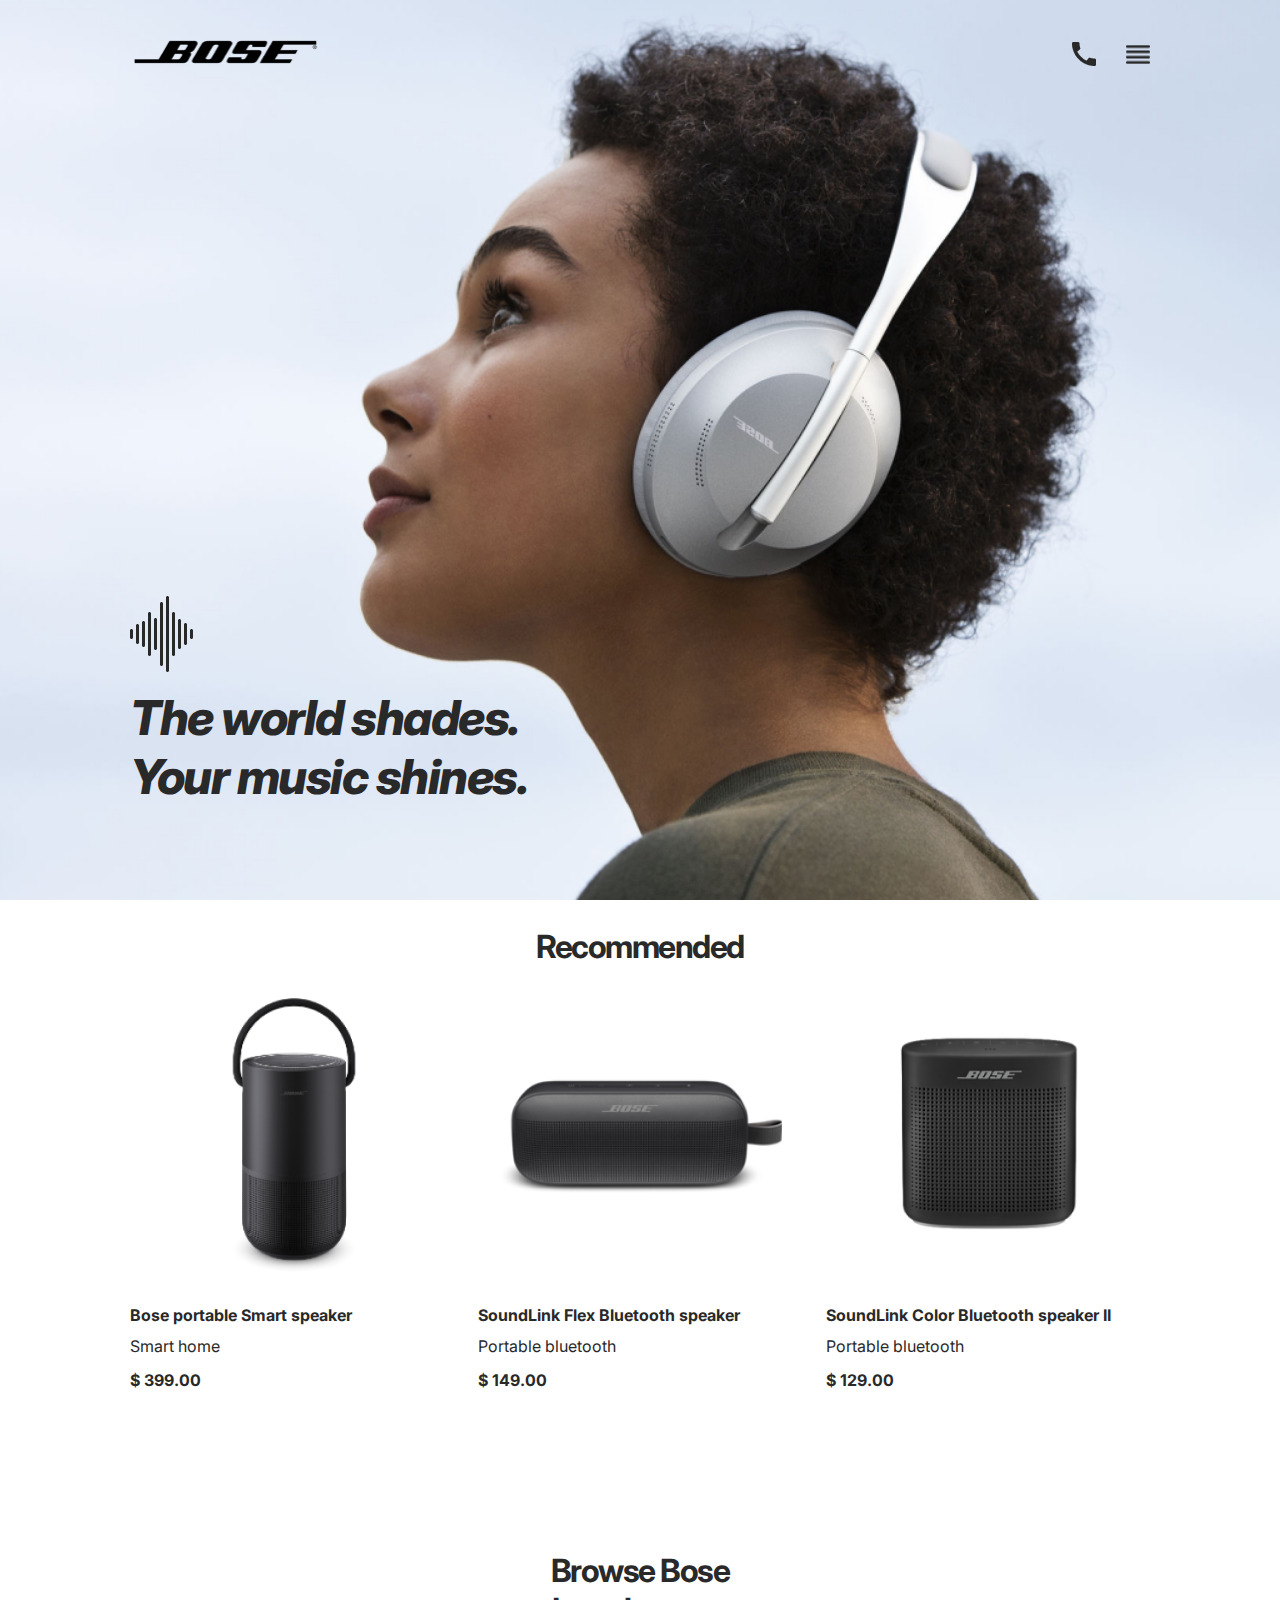
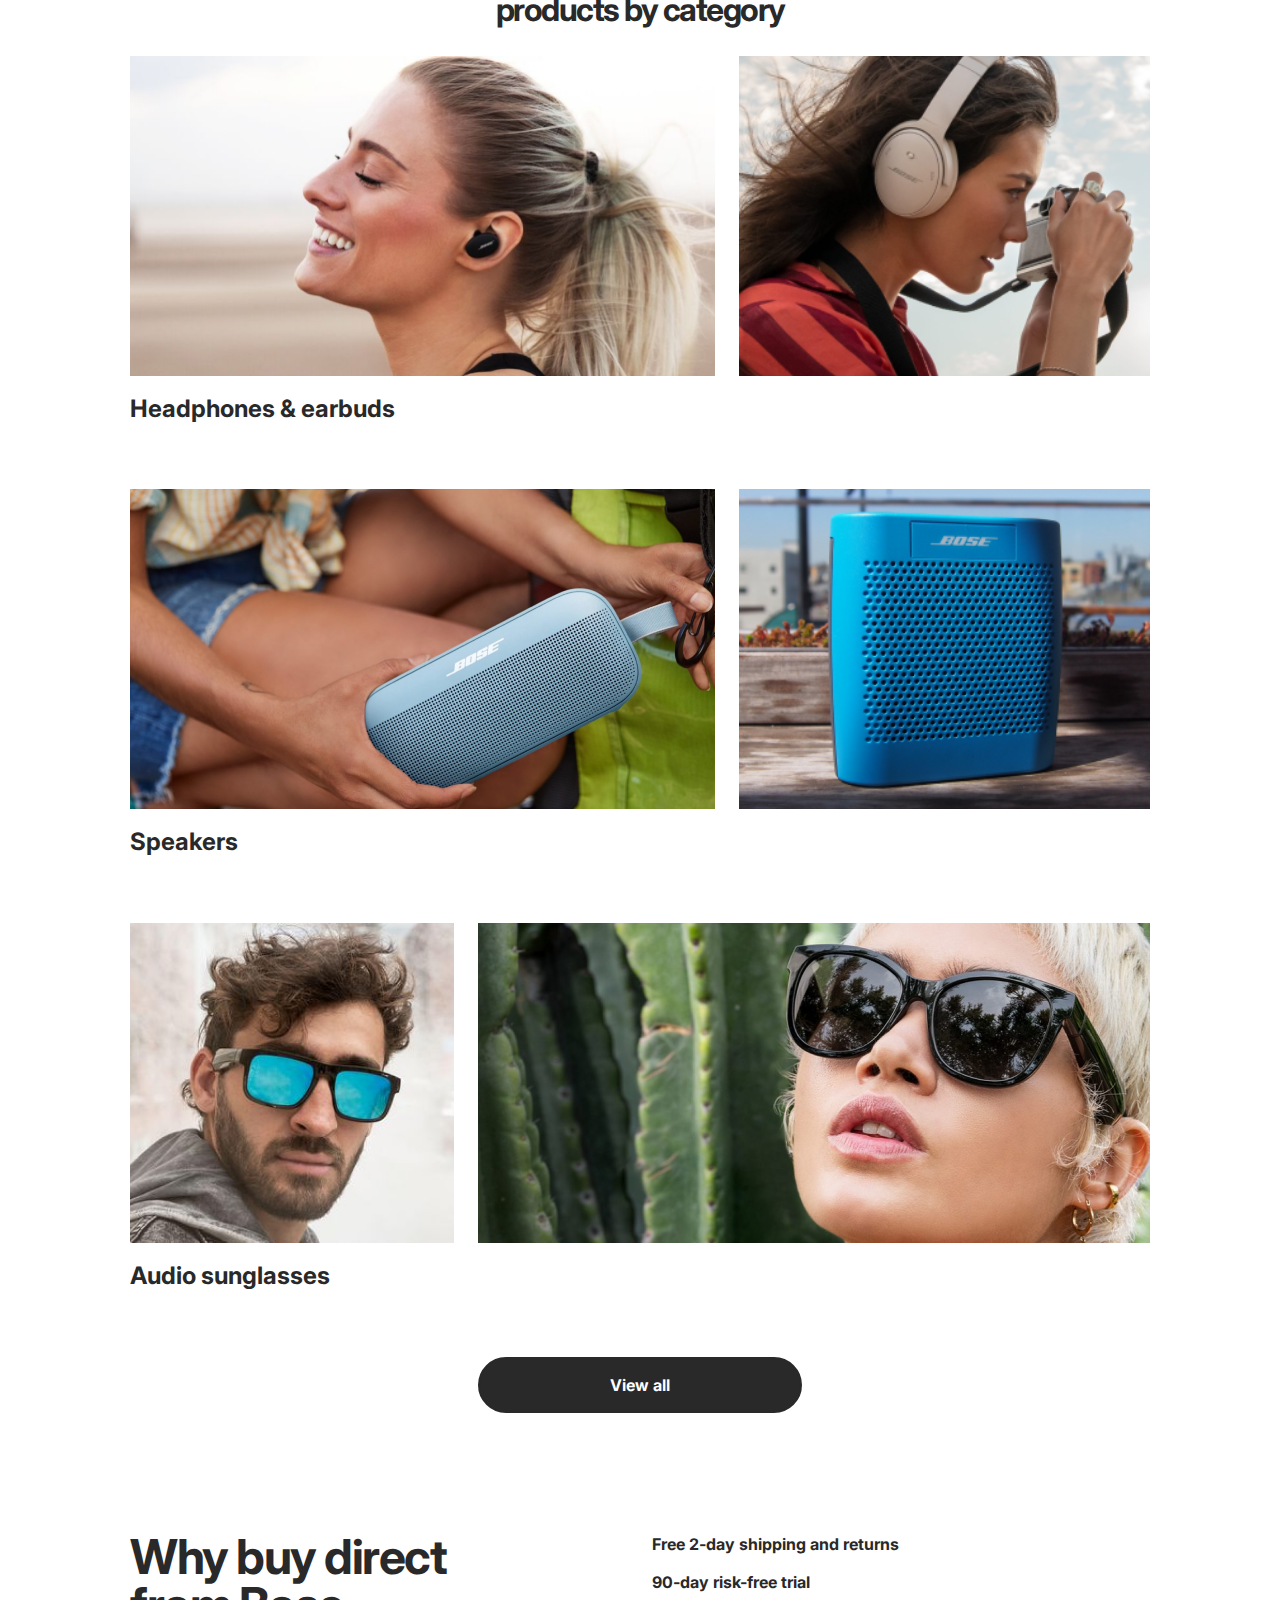
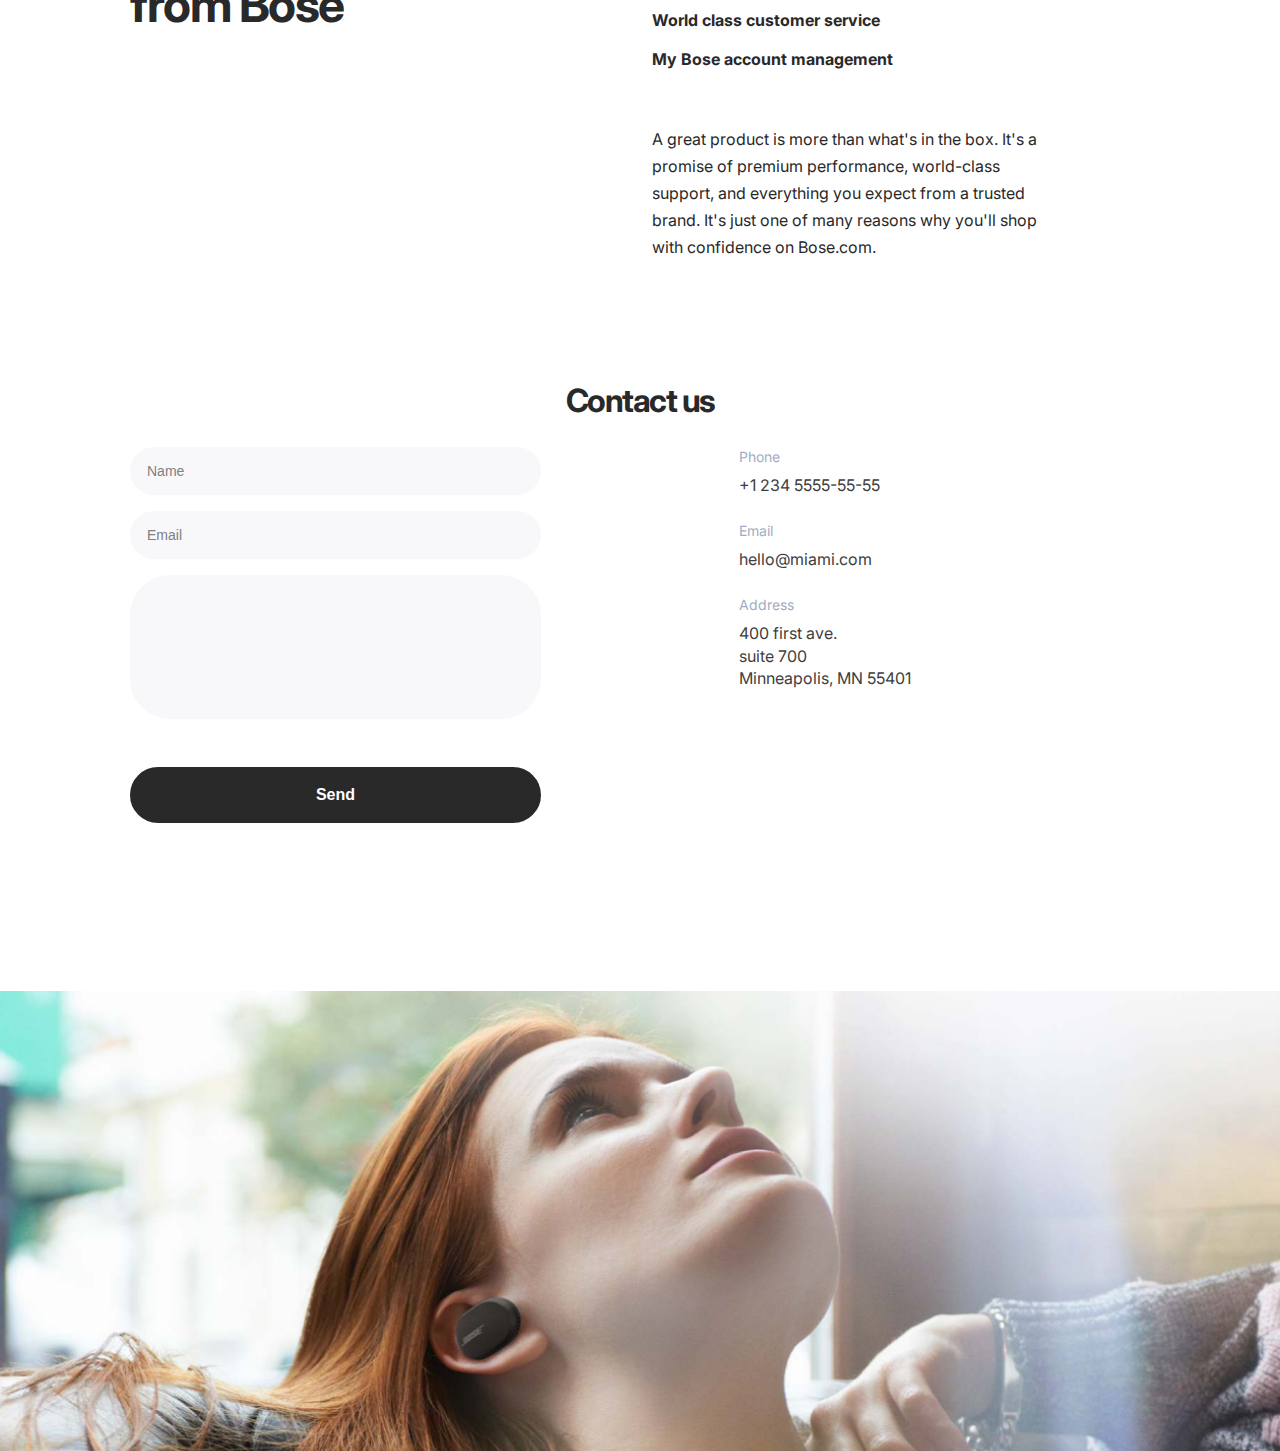
<file: index.html>
<!DOCTYPE html><html lang="en" class="page"><head><meta charset="UTF-8"><meta name="viewport" content="width=device-width, initial-scale=1.0"><title>BOSE</title><link rel="icon" type="favicon" href="image 4.ac907e1e.svg"><link rel="preconnect" href="https://fonts.googleapis.com"><link rel="preconnect" href="https://fonts.gstatic.com"><link href="https://fonts.googleapis.com/css2?family=Cinzel:wght@400;500;700&family=Inter:wght@400;700;800&family=Roboto:wght@400;500;700&family=Splash&display=swap" rel="stylesheet"><link rel="stylesheet" href="main.950179b2.css"><script src="main.c2cfaa78.js" defer></script></head><body class="page__body"> <header class="header"> <div class="container"> <div class="header__content"> <div class="top-actions"> <a href="#" class="header__logo"> <img src="logo.e4c98ed2.png" alt="Bose logo" class="header__logo__image"> </a> <div class="header__nav__utils"> <a href="tel:+1 234 555-55-55" class="header__call"></a> <a href="#menu" class="header__menu-open"></a> </div> </div> <div class="header__bottom"> <div class="header__thing"></div> <h1 class="header__title"> The world shades. <br>Your music shines. </h1> </div> </div> </div> </header> <nav class="page__menu menu" id="menu"> <div class="container"> <div class="menu__content"> <div class="menu__top"> <a href="#" class="header__logo"> <img src="logo.e4c98ed2.png" alt="Bose logo" class="header__logo-image"> </a> <div class="header__nav-utils"> <a href="#" class="header__menu-close"></a> </div> </div> <ul class="menu__list"> <li class="menu__item"> <a href="#" class="menu__link">home</a> </li> <li class="menu__item"> <a href="#about-us" class="menu__link">about us</a> </li> <li class="menu__item"> <a href="#now-on-view" class="menu__link">Now on view</a> </li> <li class="menu__item"> <a href="#testimonials" class="menu__link">testimonials</a> </li> <li class="menu__item"> <a href="#contacts" class="menu__link">contacts</a> </li> </ul> <a href="tel:+1 234 5555-55-55" class="menu__call menu__call--phone"> +1 234 5555-55-55 </a> <a href="tel:+1 234 5555-55-55" class="menu__call menu__call--action"> call to order </a> </div> </div> </nav> <main> <section class="page__section recommended" id="now-on-view"> <div class="container"> <h2 class="page__section-title"> Recommended </h2> <div class="grid grid--desktop"> <div class="recommends__item grid__item grid__item--1-3"> <div class="recommend"> <div class="recommend__photo-container"> <img src="rec1.12f06f27.png" alt="Bose portable Smart speaker" class="recommend__photo"> </div> <h3 class="recommend__name"> Bose portable Smart speaker </h3> <div class="recommend__description"> Smart home </div> <div class="recommend__price">$ 399.00</div> </div> </div> <div class="recommends__item grid__item grid__item--5-8"> <div class="recommend"> <div class="recommend__photo-container"> <img src="rec2.afd4e34f.png" alt="SoundLink Flex Bluetooth speaker" class="recommend__photo"> </div> <h3 class="recommend__name"> SoundLink Flex Bluetooth speaker </h3> <div class="recommend__description"> Portable bluetooth </div> <div class="recommend__price">$ 149.00</div> </div> </div> <div class="recommends__item grid__item grid__item--9-11"> <div class="recommend"> <div class="recommend__photo-container"> <img src="rec3.6c7edb25.png" alt="SoundLink Color Bluetooth speaker II" class="recommend__photo"> </div> <h3 class="recommend__name"> SoundLink Color Bluetooth speaker II </h3> <div class="recommend__description"> Portable bluetooth </div> <div class="recommend__price">$ 129.00</div> </div> </div> </div> </div> </section> <section class="page__section testimonials" id="testimonials"> <div class="container"> <h2 class="page__section-title"> Browse Bose <br> products by category </h2> <div class="testimonials__place place"> <div class="place__photos"> <div class="grid"> <div class="grid__item grid__item--desktop-1-7"> <div class="place__photo-container"> <img class="place__photo" src="img1.dd8ca20e.png" alt="Place-1"> </div> </div> <div class="grid__item grid__item--desktop-8-12"> <div class="place__photo-container"> <img class="place__photo" src="img2.9d87028f.png" alt="Place-1"> </div> </div> </div> </div> <div class="place__description"> <a href="Headphones&earbuds" class="place__link"> Headphones & earbuds </a> </div> </div> <div class="testimonials__place place"> <div class="place__photos"> <div class="grid"> <div class="grid__item grid__item--desktop-1-7"> <div class="place__photo-container"> <img class="place__photo" src="img3.60a75e30.png" alt="Place-1"> </div> </div> <div class="grid__item grid__item--desktop-8-12"> <div class="place__photo-container"> <img class="place__photo" src="img4.3da8c144.png" alt="Place-1"> </div> </div> </div> </div> <div class="place__description"> <a href="Headphones&earbuds" class="place__link"> Speakers </a> </div> </div> <div class="testimonials__place place"> <div class="place__photos"> <div class="grid"> <div class="grid__item grid__item--desktop-1-4"> <div class="place__photo-container"> <img class="place__photo" src="img5.58723a14.png" alt="Place-1"> </div> </div> <div class="grid__item grid__item--desktop-5-12"> <div class="place__photo-container"> <img class="place__photo" src="img6.373f94f9.png" alt="Place-1"> </div> </div> </div> </div> <div class="place__description"> <a href="Headphones&earbuds" class="place__link"> Audio sunglasses </a> </div> </div> <div class="grid grid--desktop"> <div class="grid__item grid__item--5-8"> <a href="#" class="button"> View all </a> </div> </div> </div> </section> <section class="page__section about" id="about-us"> <div class="container"> <div class="grid grid--desktop"> <div class="grid__item grid__item--1-6"> <h2 class="about__title"> Why buy direct <br> from Bose </h2> </div> <div class="grid__item grid__item--7-11 about__mini-headers"> <p> Free 2-day shipping and returns</p> <p> 90-day risk-free trial</p> <p>World class customer service</p> <p>My Bose account management</p> </div> <div class="grid__item grid__item--7-11 about__text"> A great product is more than what&apos;s in the box. It&apos;s a promise of premium performance, world-class support, and everything you expect from a trusted brand. It&apos;s just one of many reasons why you&apos;ll shop with confidence on Bose.com. </div> </div> </div> </section> <section class="page__section contact-us" id="contact-us"> <div class="container"> <h2 class="page__section-title"> Contact us </h2> <div class="grid grid--desktop"> <div class="grid__item grid__item--1-5"> <form action="#" method="get"> <input name="name" type="text" placeholder="Name" class="contact-us__field form-field"> <input name="email" type="email" placeholder="Email" class="contact-us__field form-field"> <textarea name="message" placeholder="Message" class="contact-us__field contact-us__field--last form-field form-field--textarea">
                </textarea> <button type="submit" class="button button--last"> Send </button> </form> </div> <div class="grid__item grid__item--8-12"> <div class="contact-us__info"> <div class="contact-us__info-title"> Phone </div> <a href="tel:+1 234 5555-55-55" class="contact-us__info-link"> +1 234 5555-55-55 </a> </div> <div class="contact-us__info"> <div class="contact-us__info-title"> Email </div> <a href="mailto:hello@miami.com" class="contact-us__info-link"> hello@miami.com </a> </div> <div class="contact-us__info"> <div class="contact-us__info-title"> Address </div> <a href="https://goo.gl/maps/GN4SmtTvT3a5df2W6" class="contact-us__info-link" target="_blank"> 400 first ave. <br> suite 700 <br> Minneapolis, MN 55401 </a> </div> </div> </div> </div>  </section> </main> <footer class="footer"> </footer> </body></html>
</file>
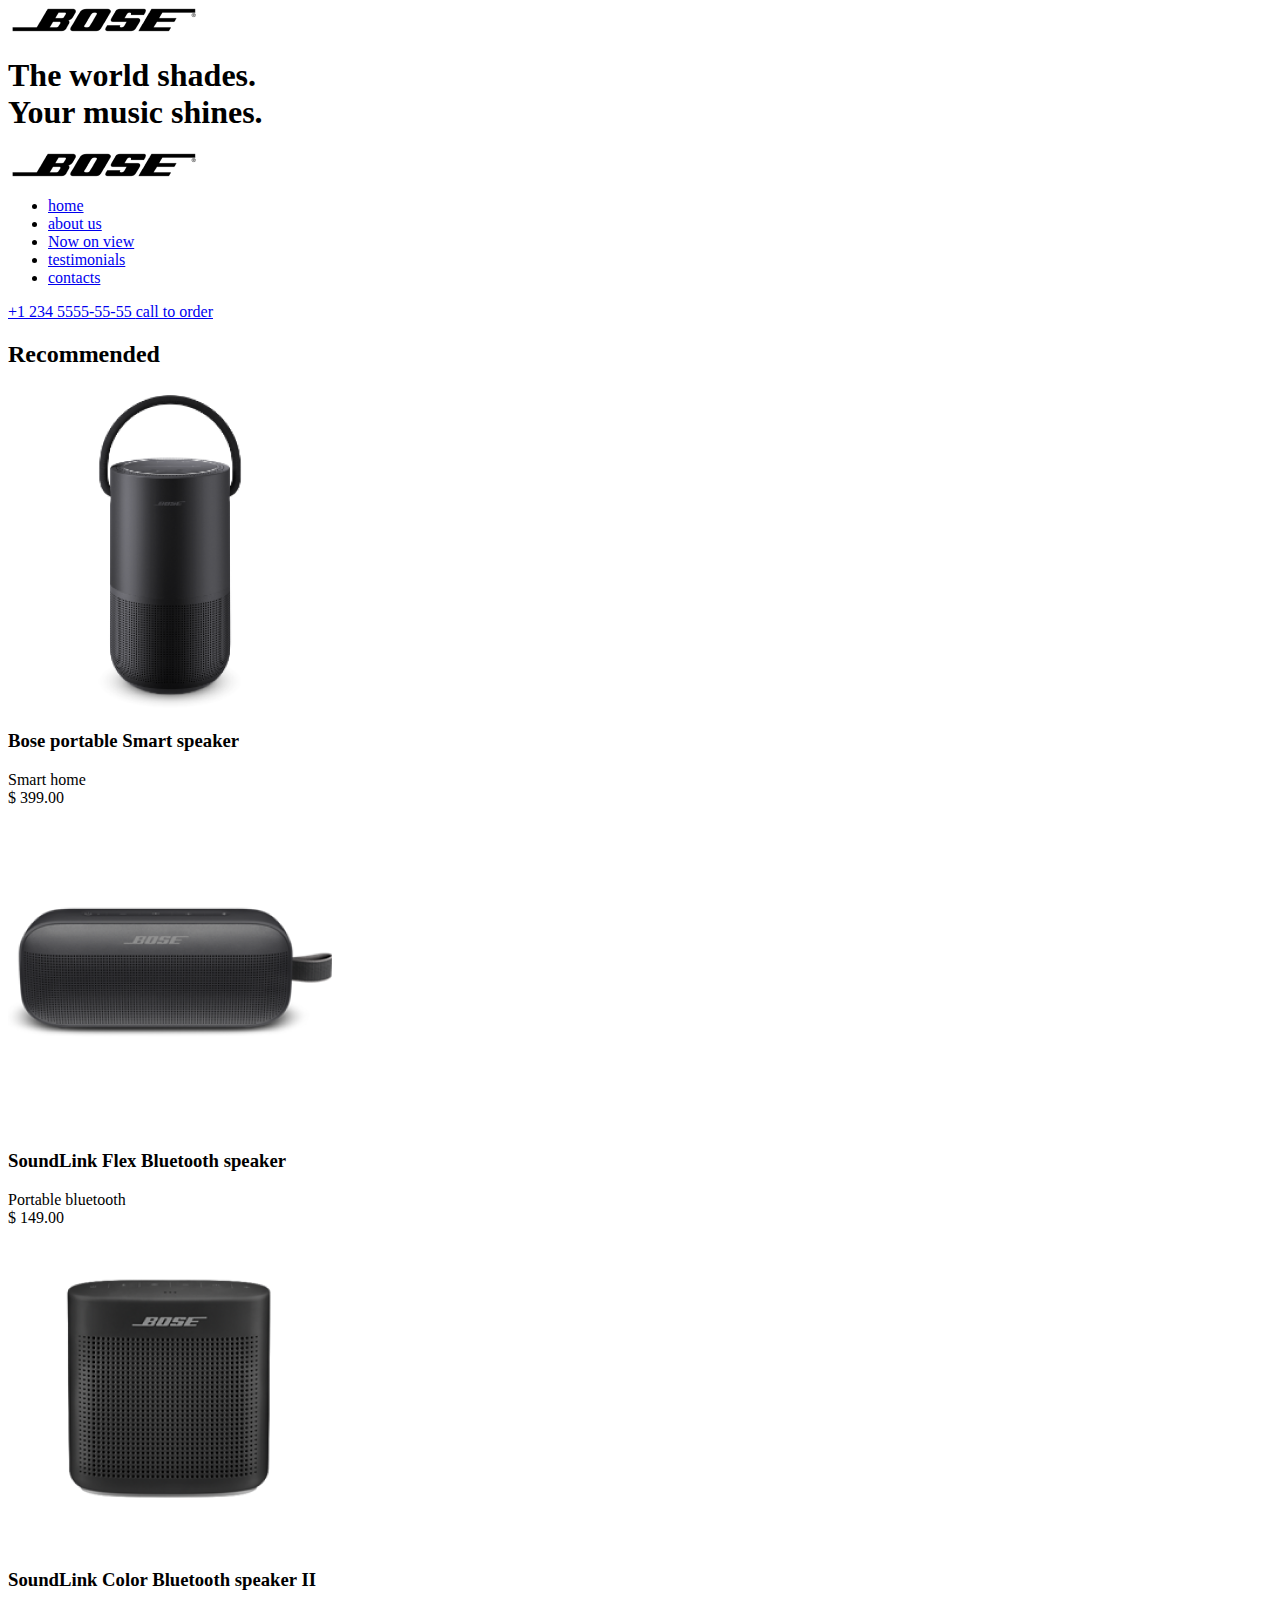
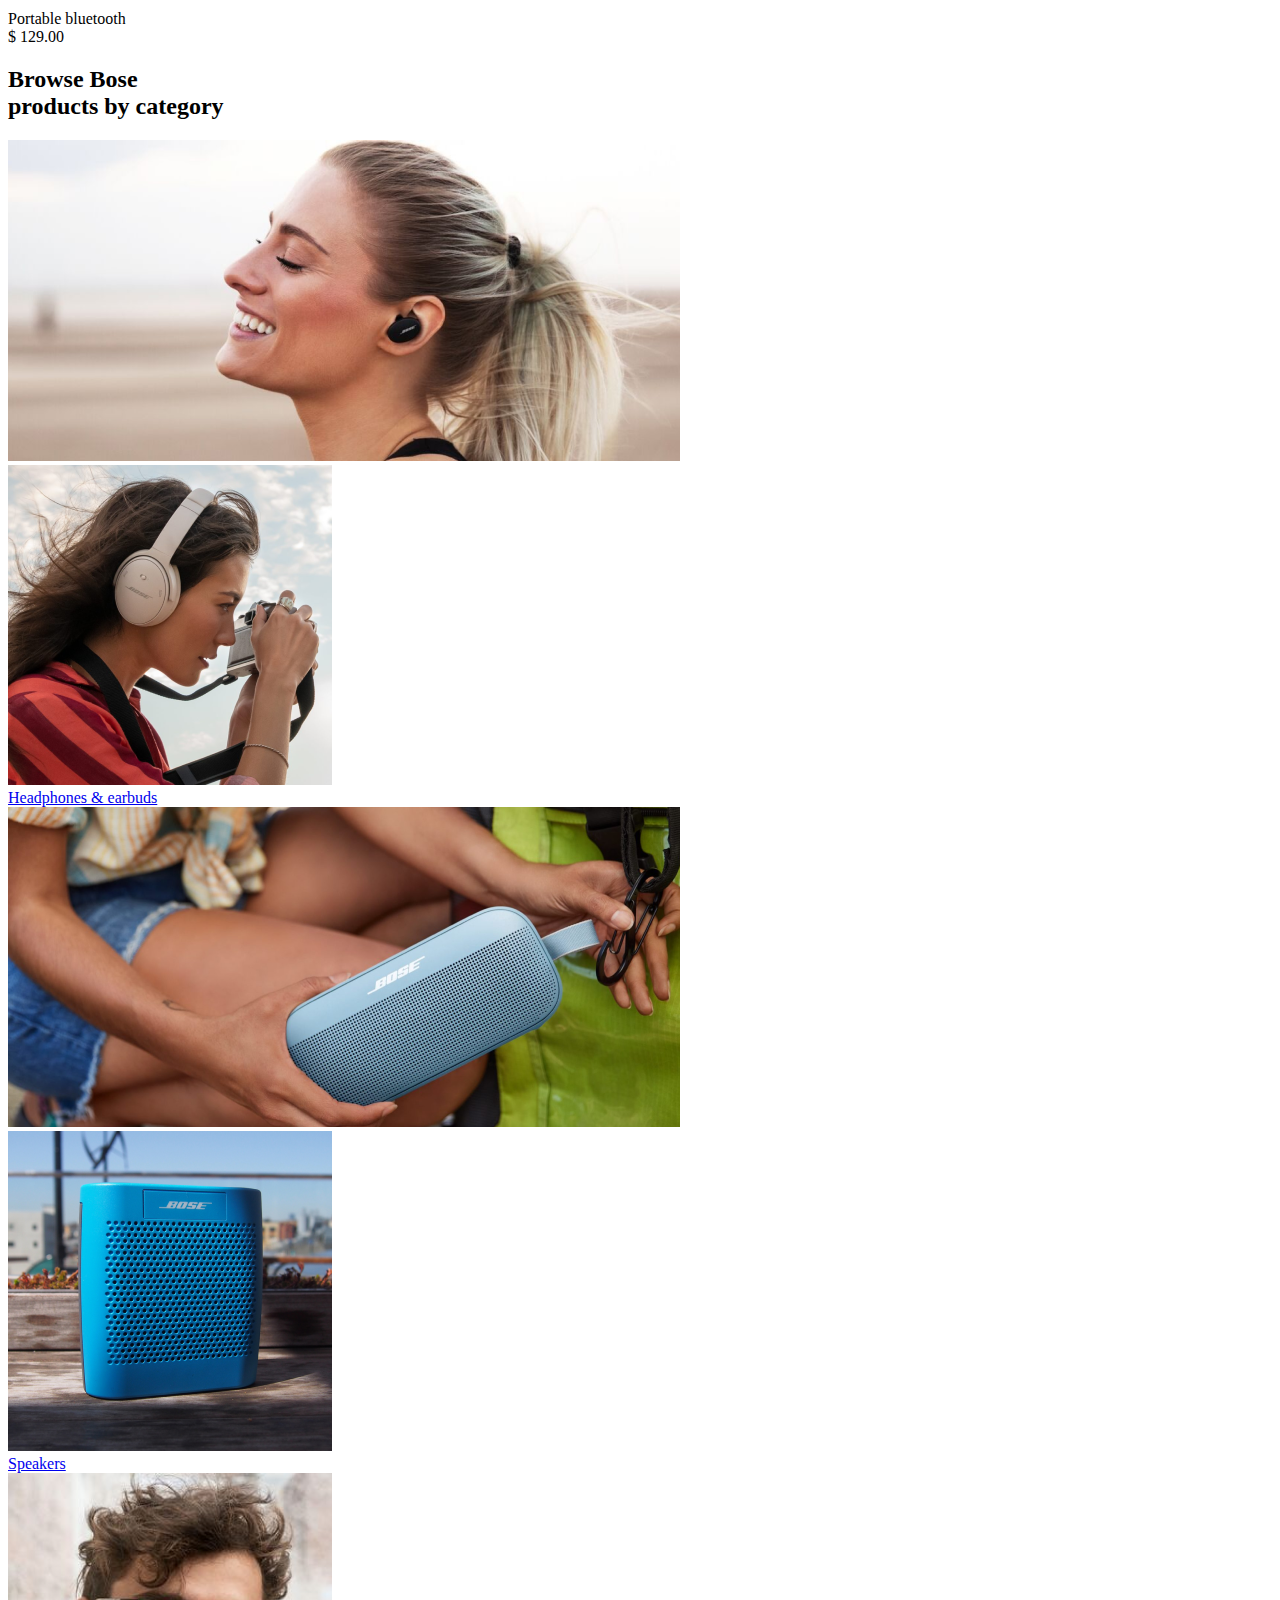
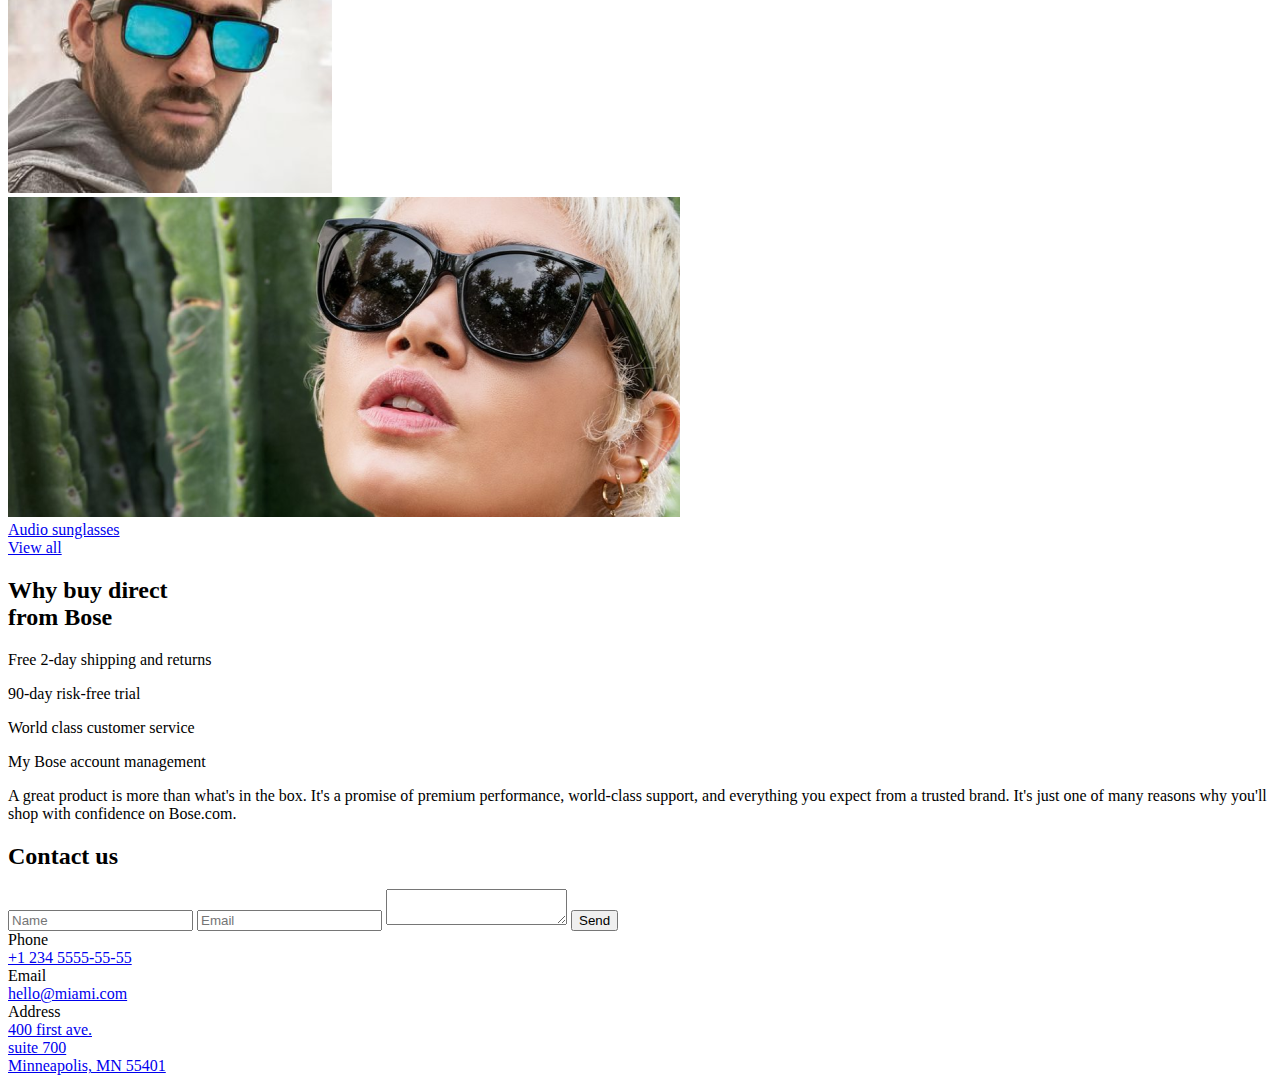
<file: src/index.html>
<!DOCTYPE html>
<html lang="en" class="page">
  <head>
    <meta charset="UTF-8">
    <meta name="viewport" content="width=device-width, initial-scale=1.0">
    <title>BOSE</title>
    <link
      rel="icon"
      type="favicon"
      href="./images/photos/image 4.svg">
    <link rel="preconnect" href="https://fonts.googleapis.com">
    <link rel="preconnect" href="https://fonts.gstatic.com">
    <link href="https://fonts.googleapis.com/css2?family=Cinzel:wght@400;500;700&family=Inter:wght@400;700;800&family=Roboto:wght@400;500;700&family=Splash&display=swap" rel="stylesheet">
    <link rel="stylesheet" href="./styles/main.scss">
    <script src="scripts/main.js" defer></script>
  </head>
  <body class="page__body">
    <header class="header">
      <div class="container">

        <div class="header__content">
          <div class="top-actions">

            <a href="#" class="header__logo">
              <img
                src="./images/photos/logo.png" alt="Bose logo"
                class="header__logo__image"
              >
            </a>

            <div class="header__nav__utils">
              <a href="tel:+1 234 555-55-55" class="header__call"></a>
              <a href="#menu" class="header__menu-open"></a>
            </div>
          </div>

          <div class="header__bottom">
            <div class="header__thing"></div>
            <h1 class="header__title">
              The world shades. <br>Your music shines.
            </h1>
          </div>
        </div>

      </div>
    </header>

    <nav class="page__menu menu" id="menu">
      <div class="container">
        <div class="menu__content">
          <div class="menu__top">
            <a href="#" class="header__logo">
              <img
                src="./images/photos/logo.png" alt="Bose logo"
                class="header__logo-image"
              >
            </a>
            <div class="header__nav-utils">
              <a href="#" class="header__menu-close"></a>
            </div>
          </div>

          <ul class="menu__list">
            <li class="menu__item">
              <a href="#" class="menu__link">home</a>
            </li>
            <li class="menu__item">
              <a href="#about-us" class="menu__link">about us</a>
            </li>
            <li class="menu__item">
              <a href="#now-on-view" class="menu__link">Now on view</a>
            </li>
            <li class="menu__item">
              <a href="#testimonials" class="menu__link">testimonials</a>
            </li>
            <li class="menu__item">
              <a href="#contacts" class="menu__link">contacts</a>
            </li>
          </ul>

          <a
            href="tel:+1 234 5555-55-55"
            class="menu__call menu__call--phone"
          >
            +1 234 5555-55-55
          </a>
          <a
            href="tel:+1 234 5555-55-55"
            class="menu__call menu__call--action"
          >
            call to order
          </a>

        </div>
      </div>
    </nav>

    <main>
      <section class="page__section recommended" id="now-on-view">
        <div class="container">
          <h2 class="page__section-title">
            Recommended
          </h2>

          <div class="grid grid--desktop">
            <div class="recommends__item grid__item grid__item--1-3">
              <div class="recommend">
                <div class="recommend__photo-container">
                  <img
                  src="./images/photos/rec1.png"
                  alt="Bose portable Smart speaker"
                  class="recommend__photo"
                  >
                </div>
                <h3
                class="recommend__name"
                >
                Bose portable Smart speaker
                </h3>

                <div class="recommend__description">
                  Smart home
                </div>

                <div class="recommend__price">$ 399.00</div>
              </div>
            </div>
            <div class="recommends__item grid__item grid__item--5-8">
              <div class="recommend">
                <div class="recommend__photo-container">
                  <img
                  src="./images/photos/rec2.png"
                  alt="SoundLink Flex Bluetooth speaker"
                  class="recommend__photo"
                  >
                </div>
                <h3
                class="recommend__name"
                >
                SoundLink Flex Bluetooth speaker
                </h3>

                <div class="recommend__description">
                  Portable bluetooth
                </div>

                <div class="recommend__price">$ 149.00</div>
              </div>
            </div>
            <div class="recommends__item grid__item grid__item--9-11">
              <div class="recommend">
                <div class="recommend__photo-container">
                  <img
                  src="./images/photos/rec3.png"
                  alt="SoundLink Color Bluetooth speaker II"
                  class="recommend__photo"
                  >
                </div>
                <h3
                class="recommend__name"
                >
                SoundLink Color Bluetooth speaker II
                </h3>

                <div class="recommend__description">
                  Portable bluetooth
                </div>

                <div class="recommend__price">$ 129.00</div>
              </div>
            </div>
          </div>
        </div>
      </section>

      <section class="page__section testimonials" id="testimonials">
        <div class="container">
          <h2 class="page__section-title">
            Browse Bose
            <br>
            products by category
          </h2>

          <div class="testimonials__place place">
            <div class="place__photos">
              <div class="grid">
                <div class="grid__item grid__item--desktop-1-7">
                  <div class="place__photo-container">
                    <img
                      class="place__photo"
                      src="./images/photos/img1.png"
                      alt="Place-1"
                    >
                  </div>
                </div>
                <div class="grid__item grid__item--desktop-8-12">
                  <div class="place__photo-container">
                    <img
                      class="place__photo"
                      src="./images/photos/img2.png"
                      alt="Place-1"
                    >
                  </div>
                </div>
              </div>
            </div>
            <div class="place__description">
              <a href="Headphones&earbuds" class="place__link">
              Headphones & earbuds
              </a>
            </div>
          </div>
          <div class="testimonials__place place">
            <div class="place__photos">
              <div class="grid">
                <div class="grid__item grid__item--desktop-1-7">
                  <div class="place__photo-container">
                    <img
                      class="place__photo"
                      src="./images/photos/img3.png"
                      alt="Place-1"
                    >
                  </div>
                </div>
                <div class="grid__item grid__item--desktop-8-12">
                  <div class="place__photo-container">
                    <img
                      class="place__photo"
                      src="./images/photos/img4.png"
                      alt="Place-1"
                    >
                  </div>
                </div>
              </div>
            </div>
            <div class="place__description">
              <a href="Headphones&earbuds" class="place__link">
                Speakers
              </a>
            </div>
          </div>
          <div class="testimonials__place place">
            <div class="place__photos">
              <div class="grid">
                <div class="grid__item grid__item--desktop-1-4">
                  <div class="place__photo-container">
                    <img
                      class="place__photo"
                      src="./images/photos/img5.png"
                      alt="Place-1"
                    >
                  </div>
                </div>
                <div class="grid__item grid__item--desktop-5-12">
                  <div class="place__photo-container">
                    <img
                      class="place__photo"
                      src="./images/photos/img6.png"
                      alt="Place-1"
                    >
                  </div>
                </div>
              </div>
            </div>
            <div class="place__description">
              <a href="Headphones&earbuds" class="place__link">
                Audio sunglasses
              </a>
            </div>
          </div>

          <div class="grid grid--desktop">
            <div class="grid__item grid__item--5-8">
              <a href="#" class="button">
                View all
              </a>
            </div>
          </div>
        </div>
      </section>




      <section class="page__section about" id="about-us">
        <div class="container">
          <div class="grid grid--desktop">
            <div class="grid__item grid__item--1-6">
              <h2 class="about__title">
                Why buy direct
                <br>
                from Bose
              </h2>
            </div>

            <div class="grid__item grid__item--7-11 about__mini-headers">
              <p> Free 2-day shipping and returns</p>
              <p> 90-day risk-free trial</p>
              <p>World class customer service</p>
              <p>My Bose account management</p>
            </div>

            <div class="grid__item grid__item--7-11 about__text">
              A great product is more than what&apos;s in the box. It&apos;s a promise of premium performance, world-class support, and everything you expect from a trusted brand. It&apos;s just one of many reasons why you&apos;ll shop with confidence on Bose.com.
            </div>



          </div>
        </div>
      </section>

      <section class="page__section contact-us" id="contact-us">
        <div class="container">
          <h2 class="page__section-title">
            Contact us
          </h2>
          <div class="grid grid--desktop">
            <div class="grid__item grid__item--1-5">
              <form action="#" method="get">
                <input
                  name="name"
                  type="text"
                  placeholder="Name"
                  class="contact-us__field form-field"
                >
                <input
                  name="email"
                  type="email"
                  placeholder="Email"
                  class="contact-us__field form-field"
                >
                <textarea
                 name="message"
                 placeholder="Message"
                 class="
                 contact-us__field
                 contact-us__field--last
                 form-field
                 form-field--textarea"
                >
                </textarea>
                <button
                  type="submit"
                  class="button button--last"
                >
                  Send
                </button>
              </form>
            </div>
            <div class="grid__item grid__item--8-12">
              <div class="contact-us__info">

                <div class="contact-us__info-title">
                  Phone
                </div>
                <a
                  href="tel:+1 234 5555-55-55"
                  class="contact-us__info-link"
                >
                +1 234 5555-55-55
                </a>
              </div>
              <div class="contact-us__info">
                <div class="contact-us__info-title">
                  Email
                </div>
                <a
                  href="mailto:hello@miami.com"
                  class="contact-us__info-link"
                >
                hello@miami.com
                </a>
              </div>
              <div class="contact-us__info">
                <div class="contact-us__info-title">
                  Address
                </div>
                <a
                  href="https://goo.gl/maps/GN4SmtTvT3a5df2W6"
                  class="contact-us__info-link"
                  target="_blank"
                >
                400 first ave.
                  <br>
                suite 700
                  <br>
                Minneapolis, MN 55401
                </a>
              </div>
            </div>
          </div>
        </div>

        </div>
      </section>
    </main>

    <footer class="footer">

    </footer>
  </body>
</html>
</file>
<file: main.950179b2.css>
.header{background-image:url(header.4a4c9bf4.png);background-repeat:no-repeat;background-size:cover;background-position:50%}.header__top{display:flex;justify-content:space-between;align-items:center}.header__top__utils{display:flex}.header__content{display:flex;flex-direction:column;justify-content:space-between;height:100vh;box-sizing:border-box;padding:40px 0 94px}.header__nav__utils{display:flex;align-items:center}.header__menu-open{display:block;height:18px;background-image:url(menu.b1af5d78.png);background-size:cover;transition:.2s ease}.header__menu-open,.header__menu-open:hover{width:24px;background-position:50%;background-repeat:no-repeat}.header__menu-open:hover{height:24px;background-size:contain;background-image:url(menu_hover.1d56ff19.png)}@media (min-width:1024px){.header__menu-open{width:24px;height:19px}}.header__menu-close{display:block;width:18px;height:18px;background-image:url(menu_close.380dbabb.png);background-size:cover;background-position:50%;background-repeat:no-repeat}@media (min-width:1024px){.header__menu-close{width:21px;height:21px}}.header__call{display:block;width:18px;height:18px;margin-right:30px;background-image:url(phone.c3c86e0e.png);background-size:cover;background-position:50%;background-repeat:no-repeat}@media (min-width:1024px){.header__call{width:24px;height:24px;text-decoration:none}.header__call:before{content:"+1 234 555-55-55";font-weight:700;font-size:12px;color:#292929;position:relative;top:50%;letter-spacing:2px;text-align:center;display:block;opacity:0;width:max-content;padding-right:12px;transform:translate(-100%,-50%);pointer-events:none;transition:.3s ease}.header__call:hover:before{opacity:1;pointer-events:all}}.header__logo__image{height:17px}@media (min-width:1024px){.header__logo__image{height:24px;width:190px}}.header__thing{height:27px;width:32px;display:block;background-image:url(thing.3342d60e.png);background-size:cover;background-position:50%;background-repeat:no-repeat}@media (min-width:740px){.header__thing{height:76px;width:63px;display:block;background-image:url(waves.bb27ec5b.png)}}.header__title{margin-top:16px;margin-bottom:0;font-style:italic;font-weight:800;font-size:32px;color:#292929;letter-spacing:-1.5px}@media (min-width:1024px){.header__title{font-size:48px}}.container{margin:0 auto;max-width:1020px;padding:0 20px}@media (min-width:1024px){.container{padding:0 120px}}.page{font-family:Inter,sans-serif;scroll-behavior:smooth}.page__body{margin:0}.page__body--with-menu{overflow:hidden}.page__menu{position:fixed;top:0;left:0;right:0;transform:translateX(-100%);transition:transform .3s}.page__menu:target{transform:translateX(0)}.page__section{margin-bottom:110px}@media (min-width:1024px){.page__section{margin-bottom:120px}}.page__section-title{text-align:center;letter-spacing:-1.5px;font-weight:700;font-size:32px;color:#292929}.top-actions{display:flex;justify-content:space-between;align-items:center}.top-actions__utils{display:flex}.menu{background:#e5e5e5;height:100vh;overflow-y:auto}.menu,.menu__content{box-sizing:border-box}.menu__content{padding:40px 0 94px}.menu__top{justify-content:space-between;align-items:center;margin-bottom:50px}.menu__top,.menu__top__utils{display:flex}.menu__list{margin:0 0 40px;padding:0;list-style:none}.menu__item{margin-bottom:24px}.menu__item:last-child{margin-bottom:0}.menu__link{display:inline-block;padding-bottom:8px;border-bottom:1px solid transparent;color:#292929;text-transform:uppercase;text-decoration:none;letter-spacing:2px;font-weight:700;font-size:22px;transition:border-color .3s}.menu__link:hover{border-color:#292929}.menu__call{display:block;width:max-content;font-weight:700;text-transform:uppercase;color:#292929;text-decoration:none}.menu__call--phone{font-size:16px;margin-bottom:16px}.menu__call--action{font-size:12px;letter-spacing:2px;padding-bottom:8px;border-bottom:1px solid}.grid{display:grid;grid-template-columns:repeat(2,1fr);column-gap:20px}@media (min-width:1024px){.grid{grid-template-columns:repeat(12,1fr);column-gap:24px}}.grid--desktop{display:block}@media (min-width:1024px){.grid--desktop{display:grid}}.grid__item--1-1{grid-column:1/2}@media (min-width:1024px){.grid__item--desktop-1-1{grid-column:1/2}}.grid__item--1-2{grid-column:1/3}@media (min-width:1024px){.grid__item--desktop-1-2{grid-column:1/3}}.grid__item--1-3{grid-column:1/4}@media (min-width:1024px){.grid__item--desktop-1-3{grid-column:1/4}}.grid__item--1-4{grid-column:1/5}@media (min-width:1024px){.grid__item--desktop-1-4{grid-column:1/5}}.grid__item--1-5{grid-column:1/6}@media (min-width:1024px){.grid__item--desktop-1-5{grid-column:1/6}}.grid__item--1-6{grid-column:1/7}@media (min-width:1024px){.grid__item--desktop-1-6{grid-column:1/7}}.grid__item--1-7{grid-column:1/8}@media (min-width:1024px){.grid__item--desktop-1-7{grid-column:1/8}}.grid__item--1-8{grid-column:1/9}@media (min-width:1024px){.grid__item--desktop-1-8{grid-column:1/9}}.grid__item--1-9{grid-column:1/10}@media (min-width:1024px){.grid__item--desktop-1-9{grid-column:1/10}}.grid__item--1-10{grid-column:1/11}@media (min-width:1024px){.grid__item--desktop-1-10{grid-column:1/11}}.grid__item--1-11{grid-column:1/12}@media (min-width:1024px){.grid__item--desktop-1-11{grid-column:1/12}}.grid__item--1-12{grid-column:1/13}@media (min-width:1024px){.grid__item--desktop-1-12{grid-column:1/13}}.grid__item--2-2{grid-column:2/3}@media (min-width:1024px){.grid__item--desktop-2-2{grid-column:2/3}}.grid__item--2-3{grid-column:2/4}@media (min-width:1024px){.grid__item--desktop-2-3{grid-column:2/4}}.grid__item--2-4{grid-column:2/5}@media (min-width:1024px){.grid__item--desktop-2-4{grid-column:2/5}}.grid__item--2-5{grid-column:2/6}@media (min-width:1024px){.grid__item--desktop-2-5{grid-column:2/6}}.grid__item--2-6{grid-column:2/7}@media (min-width:1024px){.grid__item--desktop-2-6{grid-column:2/7}}.grid__item--2-7{grid-column:2/8}@media (min-width:1024px){.grid__item--desktop-2-7{grid-column:2/8}}.grid__item--2-8{grid-column:2/9}@media (min-width:1024px){.grid__item--desktop-2-8{grid-column:2/9}}.grid__item--2-9{grid-column:2/10}@media (min-width:1024px){.grid__item--desktop-2-9{grid-column:2/10}}.grid__item--2-10{grid-column:2/11}@media (min-width:1024px){.grid__item--desktop-2-10{grid-column:2/11}}.grid__item--2-11{grid-column:2/12}@media (min-width:1024px){.grid__item--desktop-2-11{grid-column:2/12}}.grid__item--2-12{grid-column:2/13}@media (min-width:1024px){.grid__item--desktop-2-12{grid-column:2/13}}.grid__item--3-3{grid-column:3/4}@media (min-width:1024px){.grid__item--desktop-3-3{grid-column:3/4}}.grid__item--3-4{grid-column:3/5}@media (min-width:1024px){.grid__item--desktop-3-4{grid-column:3/5}}.grid__item--3-5{grid-column:3/6}@media (min-width:1024px){.grid__item--desktop-3-5{grid-column:3/6}}.grid__item--3-6{grid-column:3/7}@media (min-width:1024px){.grid__item--desktop-3-6{grid-column:3/7}}.grid__item--3-7{grid-column:3/8}@media (min-width:1024px){.grid__item--desktop-3-7{grid-column:3/8}}.grid__item--3-8{grid-column:3/9}@media (min-width:1024px){.grid__item--desktop-3-8{grid-column:3/9}}.grid__item--3-9{grid-column:3/10}@media (min-width:1024px){.grid__item--desktop-3-9{grid-column:3/10}}.grid__item--3-10{grid-column:3/11}@media (min-width:1024px){.grid__item--desktop-3-10{grid-column:3/11}}.grid__item--3-11{grid-column:3/12}@media (min-width:1024px){.grid__item--desktop-3-11{grid-column:3/12}}.grid__item--3-12{grid-column:3/13}@media (min-width:1024px){.grid__item--desktop-3-12{grid-column:3/13}}.grid__item--4-4{grid-column:4/5}@media (min-width:1024px){.grid__item--desktop-4-4{grid-column:4/5}}.grid__item--4-5{grid-column:4/6}@media (min-width:1024px){.grid__item--desktop-4-5{grid-column:4/6}}.grid__item--4-6{grid-column:4/7}@media (min-width:1024px){.grid__item--desktop-4-6{grid-column:4/7}}.grid__item--4-7{grid-column:4/8}@media (min-width:1024px){.grid__item--desktop-4-7{grid-column:4/8}}.grid__item--4-8{grid-column:4/9}@media (min-width:1024px){.grid__item--desktop-4-8{grid-column:4/9}}.grid__item--4-9{grid-column:4/10}@media (min-width:1024px){.grid__item--desktop-4-9{grid-column:4/10}}.grid__item--4-10{grid-column:4/11}@media (min-width:1024px){.grid__item--desktop-4-10{grid-column:4/11}}.grid__item--4-11{grid-column:4/12}@media (min-width:1024px){.grid__item--desktop-4-11{grid-column:4/12}}.grid__item--4-12{grid-column:4/13}@media (min-width:1024px){.grid__item--desktop-4-12{grid-column:4/13}}.grid__item--5-5{grid-column:5/6}@media (min-width:1024px){.grid__item--desktop-5-5{grid-column:5/6}}.grid__item--5-6{grid-column:5/7}@media (min-width:1024px){.grid__item--desktop-5-6{grid-column:5/7}}.grid__item--5-7{grid-column:5/8}@media (min-width:1024px){.grid__item--desktop-5-7{grid-column:5/8}}.grid__item--5-8{grid-column:5/9}@media (min-width:1024px){.grid__item--desktop-5-8{grid-column:5/9}}.grid__item--5-9{grid-column:5/10}@media (min-width:1024px){.grid__item--desktop-5-9{grid-column:5/10}}.grid__item--5-10{grid-column:5/11}@media (min-width:1024px){.grid__item--desktop-5-10{grid-column:5/11}}.grid__item--5-11{grid-column:5/12}@media (min-width:1024px){.grid__item--desktop-5-11{grid-column:5/12}}.grid__item--5-12{grid-column:5/13}@media (min-width:1024px){.grid__item--desktop-5-12{grid-column:5/13}}.grid__item--6-6{grid-column:6/7}@media (min-width:1024px){.grid__item--desktop-6-6{grid-column:6/7}}.grid__item--6-7{grid-column:6/8}@media (min-width:1024px){.grid__item--desktop-6-7{grid-column:6/8}}.grid__item--6-8{grid-column:6/9}@media (min-width:1024px){.grid__item--desktop-6-8{grid-column:6/9}}.grid__item--6-9{grid-column:6/10}@media (min-width:1024px){.grid__item--desktop-6-9{grid-column:6/10}}.grid__item--6-10{grid-column:6/11}@media (min-width:1024px){.grid__item--desktop-6-10{grid-column:6/11}}.grid__item--6-11{grid-column:6/12}@media (min-width:1024px){.grid__item--desktop-6-11{grid-column:6/12}}.grid__item--6-12{grid-column:6/13}@media (min-width:1024px){.grid__item--desktop-6-12{grid-column:6/13}}.grid__item--7-7{grid-column:7/8}@media (min-width:1024px){.grid__item--desktop-7-7{grid-column:7/8}}.grid__item--7-8{grid-column:7/9}@media (min-width:1024px){.grid__item--desktop-7-8{grid-column:7/9}}.grid__item--7-9{grid-column:7/10}@media (min-width:1024px){.grid__item--desktop-7-9{grid-column:7/10}}.grid__item--7-10{grid-column:7/11}@media (min-width:1024px){.grid__item--desktop-7-10{grid-column:7/11}}.grid__item--7-11{grid-column:7/12}@media (min-width:1024px){.grid__item--desktop-7-11{grid-column:7/12}}.grid__item--7-12{grid-column:7/13}@media (min-width:1024px){.grid__item--desktop-7-12{grid-column:7/13}}.grid__item--8-8{grid-column:8/9}@media (min-width:1024px){.grid__item--desktop-8-8{grid-column:8/9}}.grid__item--8-9{grid-column:8/10}@media (min-width:1024px){.grid__item--desktop-8-9{grid-column:8/10}}.grid__item--8-10{grid-column:8/11}@media (min-width:1024px){.grid__item--desktop-8-10{grid-column:8/11}}.grid__item--8-11{grid-column:8/12}@media (min-width:1024px){.grid__item--desktop-8-11{grid-column:8/12}}.grid__item--8-12{grid-column:8/13}@media (min-width:1024px){.grid__item--desktop-8-12{grid-column:8/13}}.grid__item--9-9{grid-column:9/10}@media (min-width:1024px){.grid__item--desktop-9-9{grid-column:9/10}}.grid__item--9-10{grid-column:9/11}@media (min-width:1024px){.grid__item--desktop-9-10{grid-column:9/11}}.grid__item--9-11{grid-column:9/12}@media (min-width:1024px){.grid__item--desktop-9-11{grid-column:9/12}}.grid__item--9-12{grid-column:9/13}@media (min-width:1024px){.grid__item--desktop-9-12{grid-column:9/13}}.grid__item--10-10{grid-column:10/11}@media (min-width:1024px){.grid__item--desktop-10-10{grid-column:10/11}}.grid__item--10-11{grid-column:10/12}@media (min-width:1024px){.grid__item--desktop-10-11{grid-column:10/12}}.grid__item--10-12{grid-column:10/13}@media (min-width:1024px){.grid__item--desktop-10-12{grid-column:10/13}}.grid__item--11-11{grid-column:11/12}@media (min-width:1024px){.grid__item--desktop-11-11{grid-column:11/12}}.grid__item--11-12{grid-column:11/13}@media (min-width:1024px){.grid__item--desktop-11-12{grid-column:11/13}}.grid__item--12-12{grid-column:12/13}@media (min-width:1024px){.grid__item--desktop-12-12{grid-column:12/13}}.footer{background-image:url(footer.9b5fb961.png);height:200px;background-repeat:no-repeat;background-size:cover;background-position:50%}@media (min-width:1024px){.footer{height:460px}}.about__title{margin:0 0 32px;font-weight:700;font-size:32px;line-height:32px;letter-spacing:-1.5px;color:#292929}@media (min-width:1024px){.about__title{font-size:48px;line-height:48px}}.about__mini-headers{font-weight:700;font-size:16px;line-height:140%;align-self:stretch;color:#292929}.about__mini-headers>:first-child{margin-top:0}.about__text{margin-top:40px;font-weight:400;font-size:16px;line-height:27px;color:#292929}.testimonials__place{margin-bottom:40px}@media (min-width:1024px){.testimonials__place{margin-bottom:64px}}.place__photo-container{position:relative;width:100%;box-sizing:border-box;max-height:320px;overflow:hidden}.place__photo-container:after{content:"";display:block;padding-bottom:100%}@media (min-width:1024px){.place__photo-container{height:320px;padding-bottom:0}}.place__photo{position:absolute;width:100%;height:100%;object-fit:cover;object-position:center;transition:transform .4s}.place__photo:hover{transform:scale(103%)}.place__photos{margin-bottom:16px}.place__link{font-size:24px;line-height:140%;color:#292929}.button,.place__link{font-weight:700;text-decoration:none}.button{display:flex;box-sizing:border-box;justify-content:center;align-items:center;background:#292929;border-radius:40px;width:100%;height:56px;color:#fff;font-size:16px;text-align:center;border:2px solid #292929;transition:.3s ease;cursor:pointer}.button--last{margin-bottom:48px}.button:hover{background:#fff;border:2px solid #292929;color:#292929;box-shadow:0 1px 7px #292929}.button:active{background-color:#111;color:#fff;box-shadow:none}.recommends__item{margin-bottom:40px}.recommends__item:last-child{margin-bottom:0}.recommend__photo-container{display:grid;grid-template-columns:repeat(4,1fr);column-gap:24px;margin-bottom:32px}.recommend__photo{grid-column:2/4;width:320px;height:320px;transition:transform .4s}.recommend__photo:hover{transform:scale(103%)}@media (min-width:1024px){.recommend__photo{width:280px;height:280px}}.recommend__name{margin:0 0 8px;font-weight:700;width:max-content}.recommend__description,.recommend__name{font-size:16px;line-height:140%;color:#292929}.recommend__description{margin-bottom:12px;font-weight:400}.recommend__price{font-weight:700;font-size:16px;line-height:140%;color:#292929}.contact-us__info{margin:0 0 24px}.contact-us__info-title{margin:0 0 8px;font-weight:400;font-size:14px;line-height:140%;color:#9fadc2}.contact-us__info-link{font-weight:400;font-size:16px;line-height:140%;color:#3e3e3e;text-decoration:none;transition:.3s ease}.contact-us__info-link:hover{color:#b4b4b4}.contact-us__field{margin-bottom:16px}.contact-us__field--last{margin-bottom:48px}.form-field{background-color:#f8f8fa;border-radius:40px;border:1px solid #f8f8fa;box-sizing:border-box;height:48px;display:block;padding:14px 16px;width:100%;transition:.3s ease;font-weight:400;font-size:14px;color:#292929}.form-field:hover{border-color:#d5d7de}.form-field:focus{border:1px solid #292929;outline:none}.form-field::placeholder{font-weight:400;font-size:14px;line-height:20px;color:#7e7e83}.form-field--textarea{font-family:inherit;height:144px;resize:none}
/*# sourceMappingURL=main.950179b2.css.map */
</file>
